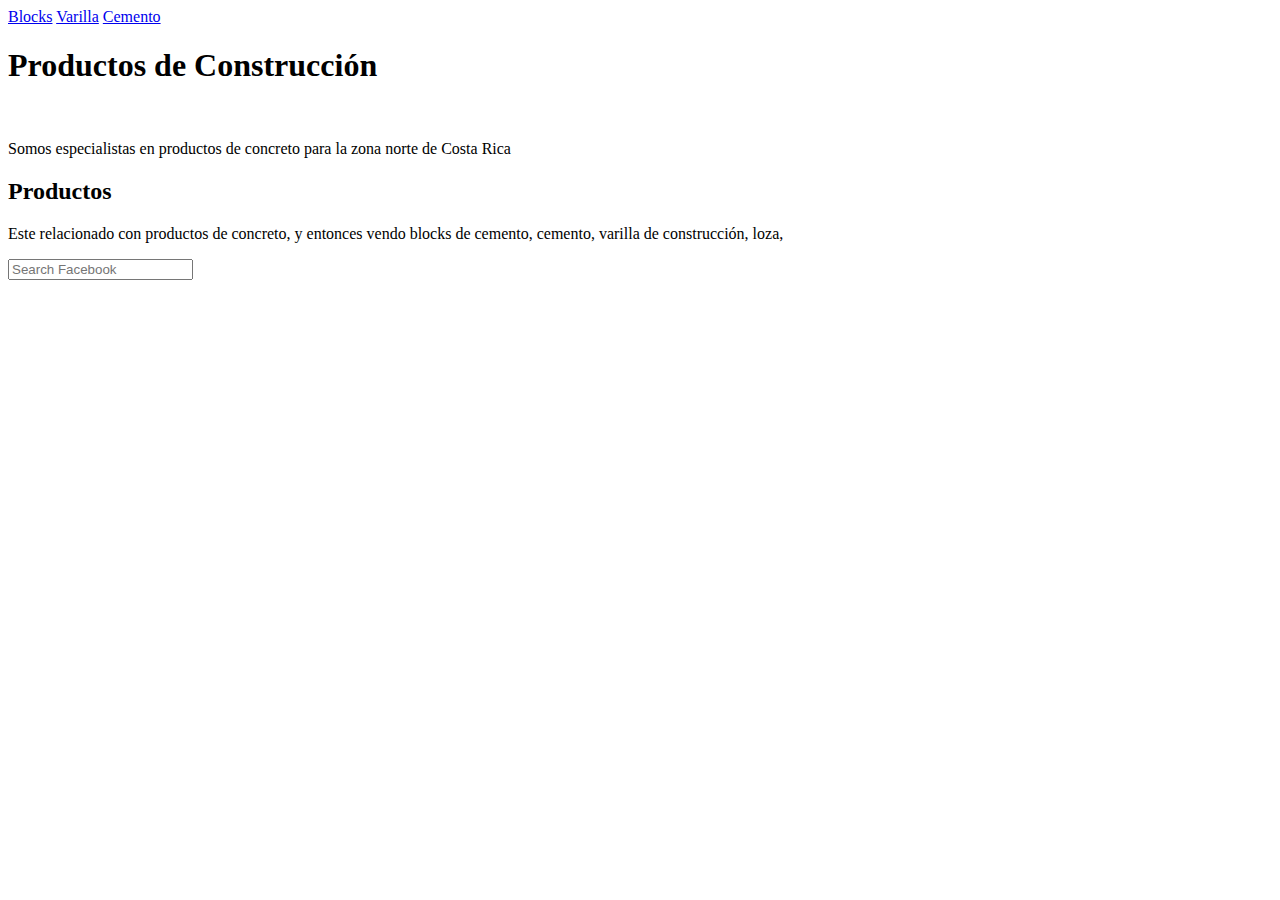
<file: Quiz3/index.html>
<!DOCTYPE html>
<html lang="en">
<head>
  <meta charset="UTF-8">
  <meta http-equiv="X-UA-Compatible" content="IE=edge">
  <meta name="viewport" content="width=device-width, initial-scale=1.0">
  <title>Index</title>
</head>
<body>
  <nav class="nav justify-content-center">
    <a class="nav-link active" href="#">Blocks</a>
    <a class="nav-link" href="#">Varilla</a>
    <a class="nav-link disabled" href="#">Cemento</a>
  </nav>

  <h1>Productos de Construcción</h1>
  <br/>
  <p> Somos especialistas en productos de concreto para la zona norte de Costa Rica</p>
  <h2>Productos</h2>
  <p>Este relacionado con productos de concreto, y entonces vendo blocks de cemento, cemento, varilla de construcción, loza, </p>

  <input type="search" dir="ltr" aria-autocomplete="list" aria-expanded="false" aria-label="Search Facebook" role="combobox" placeholder="Search Facebook" autocomplete="off" spellcheck="false" aria-invalid="false" value="" class="oajrlxb2 rq0escxv f1sip0of hidtqoto e70eycc3 lzcic4wl hzawbc8m ijkhr0an aaoq3grb sgqwj88q b3i9ofy5 oo9gr5id b1f16np4 hdh3q7d8 dwo3fsh8 qu0x051f esr5mh6w e9989ue4 r7d6kgcz br7hx15l h2jyy9rg n3ddgdk9 owxd89k7 ihxqhq3m jq4qci2q k4urcfbm iu8raji3 qypqp5cg l60d2q6s hv4rvrfc hwnh5xvq ez2duhqw rmlgq0sb dzqu5etb aj8hi1zk r4fl40cc kd8v7px7 m07ooulj mzan44vs">
</body>
</html>
</file>
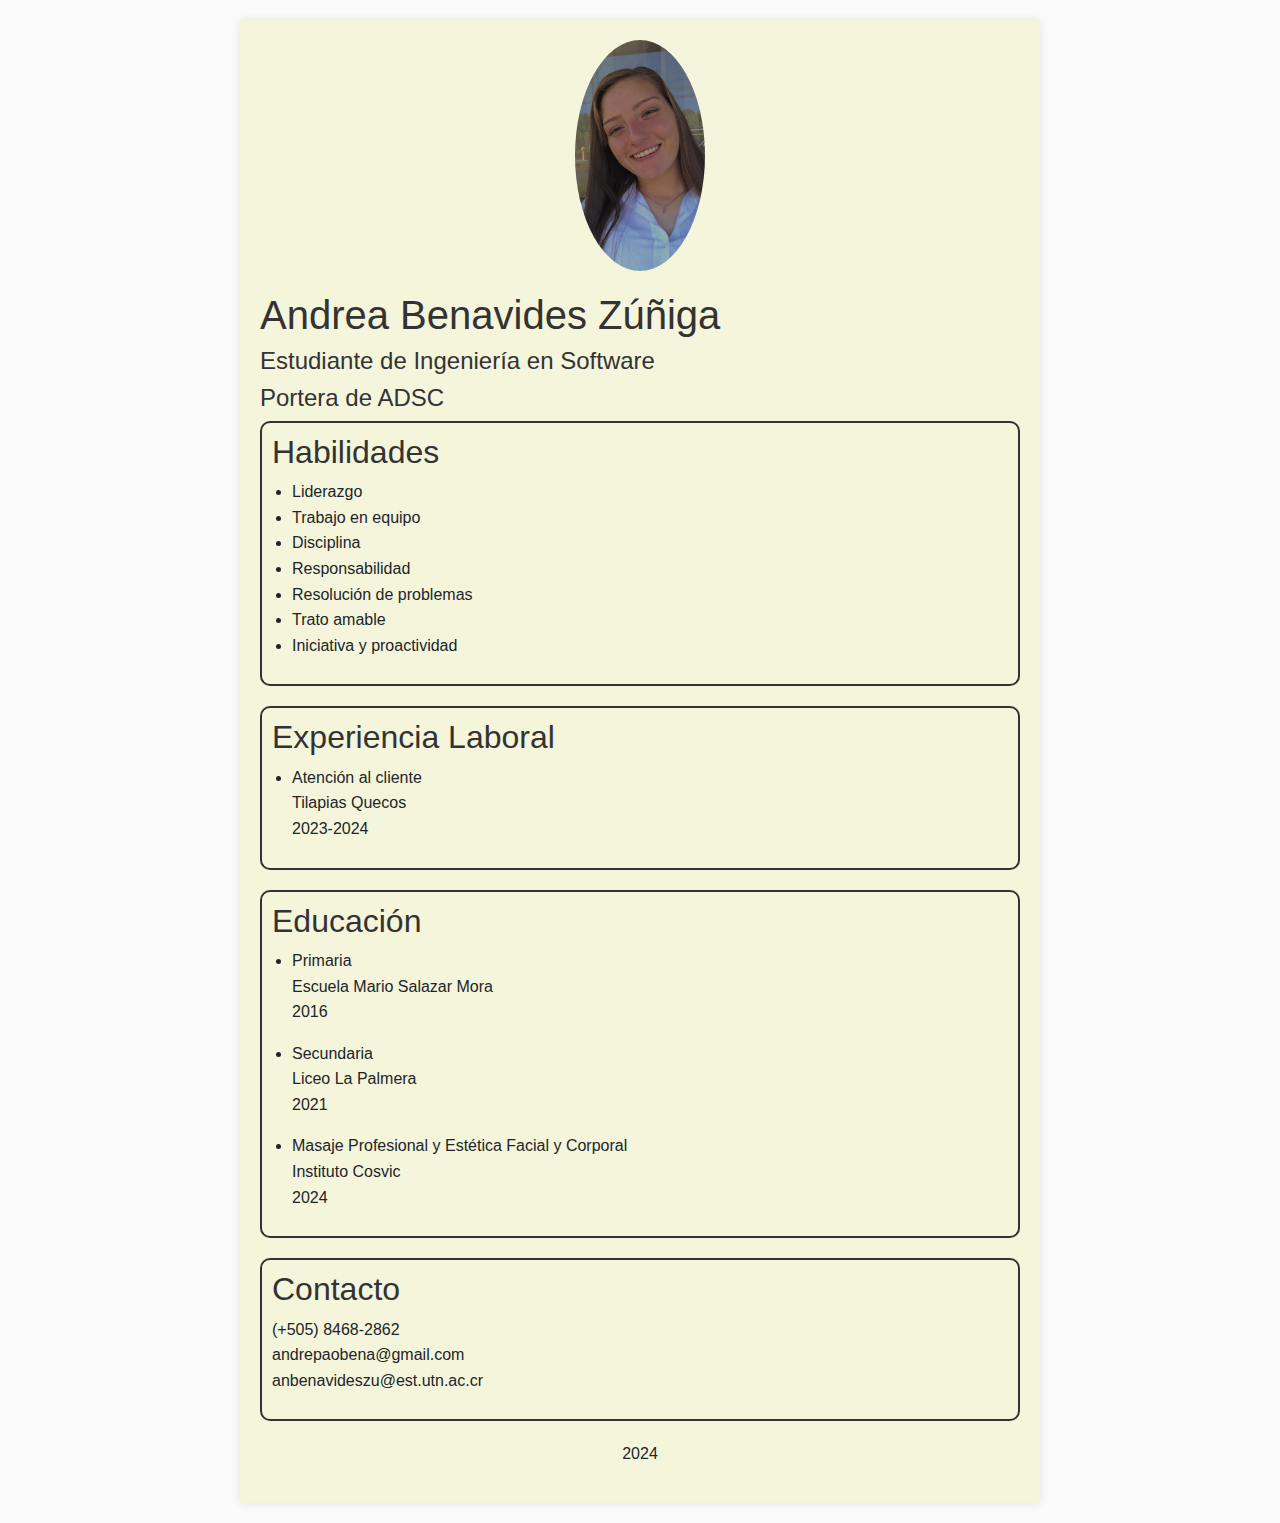
<file: Workshop2/index.html>
<!DOCTYPE html>
<html lang="es" dir="ltr">

<head>
    <meta charset="UTF-8">
    <meta name="descripcion" content="Curriculum personal de Andrea Benavides.">
    <meta name="palabras_clave" content="Andrea Benavides, Curriculum">
    <meta name="autor" content="Andrea Benavides Zúñiga">
    <title>Curriculum Personal</title>
    <link href="https://cdn.jsdelivr.net/npm/bootstrap@5.3.3/dist/css/bootstrap.min.css" rel="stylesheet" integrity="sha384-QWTKZyjpPEjISv5WaRU9OFeRpok6YctnYmDr5pNlyT2bRjXh0JMhjY6hW+ALEwIH" crossorigin="anonymous">
    <style>
        body {
            font-family: Arial, sans-serif;
            line-height: 1.6;
            margin: 0;
            padding: 20px;
            background-color: rgb(251, 251, 251); 
        }

        .Curriculum {
            max-width: 800px;
            margin: 0 auto;
            background: beige;
            padding: 20px;
            box-shadow: 0 0 10px rgba(0, 0, 0, 0.1);
        }

        h1, h2, h4 {
            color: #333;
        }

        ol, ul {
            padding-left: 20px;
        }

        .foto {
            text-align: center;
            margin-bottom: 20px;
        }   

        .foto img {
            max-width: 150px;
            border-radius: 50%;
        }

        .article {
            border: 2px solid #333; /* Marco de 2px de color gris oscuro */
            padding: 10px;
            margin-bottom: 20px;
            border-radius: 10px; /* Esquinas redondeadas */
            background-color: beige;
        }

        footer {
            text-align: center;
            margin-top: 20px;
        }
    </style>
</head>

<body>
    <script src="https://cdn.jsdelivr.net/npm/bootstrap@5.3.3/dist/js/bootstrap.bundle.min.js" integrity="sha384-YvpcrYf0tY3lHB60NNkmXc5s9fDVZLESaAA55NDzOxhy9GkcIdslK1eN7N6jIeHz" crossorigin="anonymous"></script>
    <main class="Curriculum">
        <section class="main_curriculum">
            <div class="foto">
                <img src="imagen/foto.jpg" id="foto" width="130" alt="Foto de Andrea Benavides" align="center">
            </div>
            <h1>Andrea Benavides Zúñiga</h1>
            <h4>Estudiante de Ingeniería en Software</h4>
            <h4>Portera de ADSC</h4>
        </section>
        <article class="habilidades article">
            <h2>Habilidades</h2>
            <ul>
                <li>Liderazgo</li>
                <li>Trabajo en equipo</li>
                <li>Disciplina</li>
                <li>Responsabilidad</li>
                <li>Resolución de problemas</li>
                <li>Trato amable</li>
                <li>Iniciativa y proactividad</li>
            </ul>
        </article>
        <article class="experiencia article">
            <h2>Experiencia Laboral</h2>
            <ul>
                <li>Atención al cliente</li>
                <p>Tilapias Quecos
                    <br>2023-2024
                </p>
            </ul>
        </article>
        <article class="educacion article">
            <h2>Educación</h2>
            <ul>
                <li>Primaria
                    <p>Escuela Mario Salazar Mora
                        <br>2016
                    </p>
                </li>
                <li>Secundaria
                    <p>Liceo La Palmera
                        <br>2021
                    </p>
                </li>
                <li>Masaje Profesional y Estética Facial y Corporal
                    <p>Instituto Cosvic
                        <br>2024
                    </p>
                </li>
            </ul>
        </article>
        <article class="contacto article">
            <h2>Contacto</h2>
            <p>
                (+505) 8468-2862
                <br>andrepaobena@gmail.com
                <br>anbenavideszu@est.utn.ac.cr
            </p>
        </article>
        <footer>
            <p>2024</p>
        </footer>
    </main>
</body>

</html>
</file>
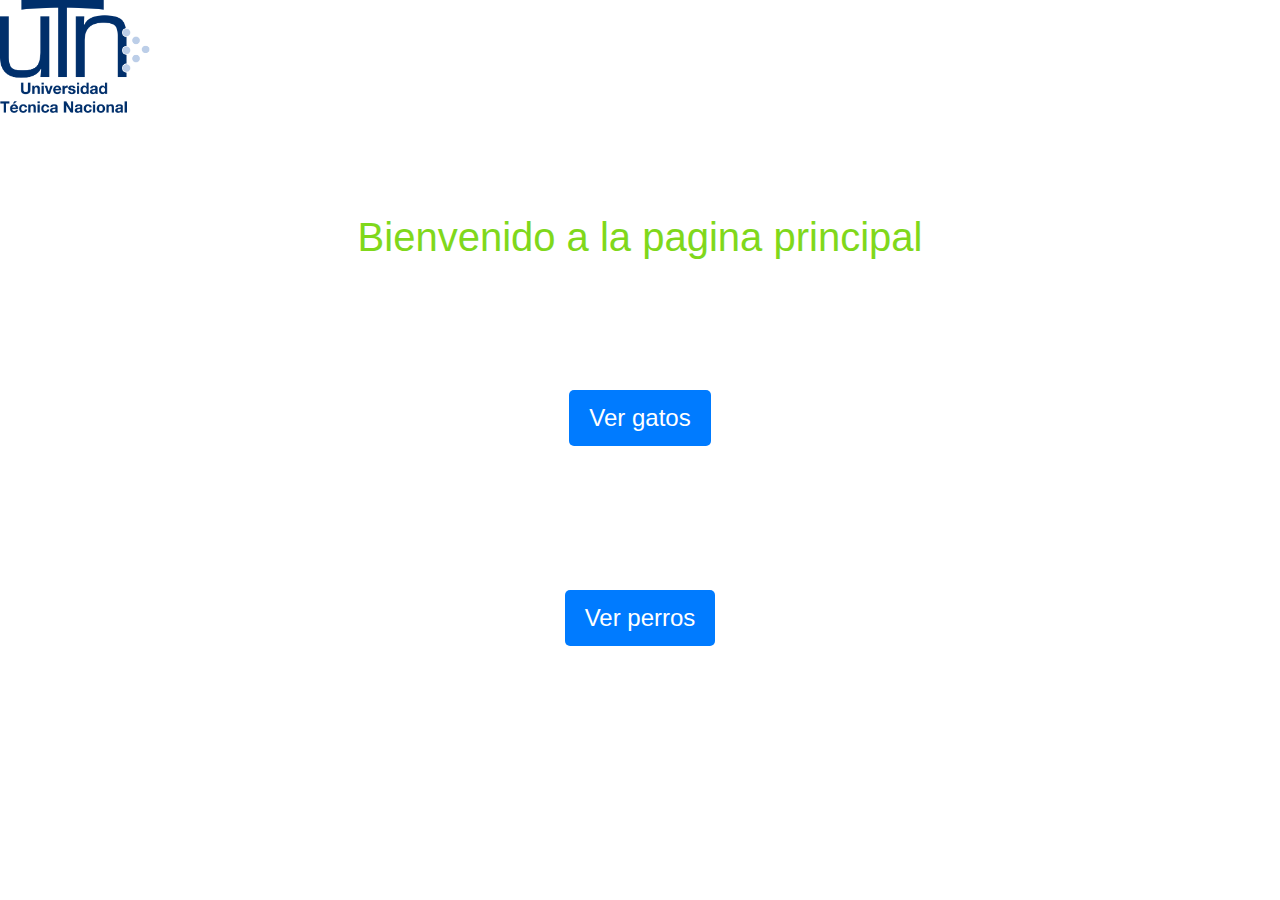
<file: Workshop3/index.html>
<!DOCTYPE html>
<html lang="es" dir="ltr">

<head>
    <meta charset="UTF-8">
    <meta name="descripcion" content="Fotos de animales.">
    <meta name="palabras_clave" content="Animales, Gatos, Perros">
    <meta name="autor" content="Andrea Benavides Zúñiga">
    <title>Animales</title>
    <link href="https://cdn.jsdelivr.net/npm/bootstrap@5.3.3/dist/css/bootstrap.min.css" rel="stylesheet"
        integrity="sha384-QWTKZyjpPEjISv5WaRU9OFeRpok6YctnYmDr5pNlyT2bRjXh0JMhjY6hW+ALEwIH" crossorigin="anonymous">
    <link rel="stylesheet" href="index.css" />
</head>
<style>
    /* Estilo para el cuerpo, establece el color de fondo y la fuente */
    body {
        font-family: Arial, sans-serif;
    }

    button {
        font-size: 24px;
        /* Tamaño de fuente */
        padding: 10px 20px;
        /* Espaciado interno */
        margin: 0 auto;
        /* Centrado horizontal */
        display: block;
        /* Convertir en bloque para centrado */
        background-color: #007bff;
        /* Color de fondo del botón (azul) */
        color: white;
        /* Color del texto (blanco) */
        border: none;
        /* Sin borde */
        border-radius: 5px;
        /* Borde redondeado */
        cursor: pointer;
        /* Cursor de tipo puntero al pasar sobre el botón */
    }
</style>
<div id="Principal">
    <div class="Logo">
        <img src="logo.png" id="logo" width="150" aling="left">
        <br><br><br></br></br></br>
        <h1 style="text-align: center;">Bienvenido a la pagina principal</h1>
        <br><br><br></br></br></br>
        <!-- Botones de redirección -->
        <button onclick="window.location.href='cats/cats.html'">Ver gatos</button>
        <br><br><br></br></br></br>
        <button onclick="window.location.href='dogs/dogs.html'">Ver perros</button>
    </div>
</div>

</html>
</file>
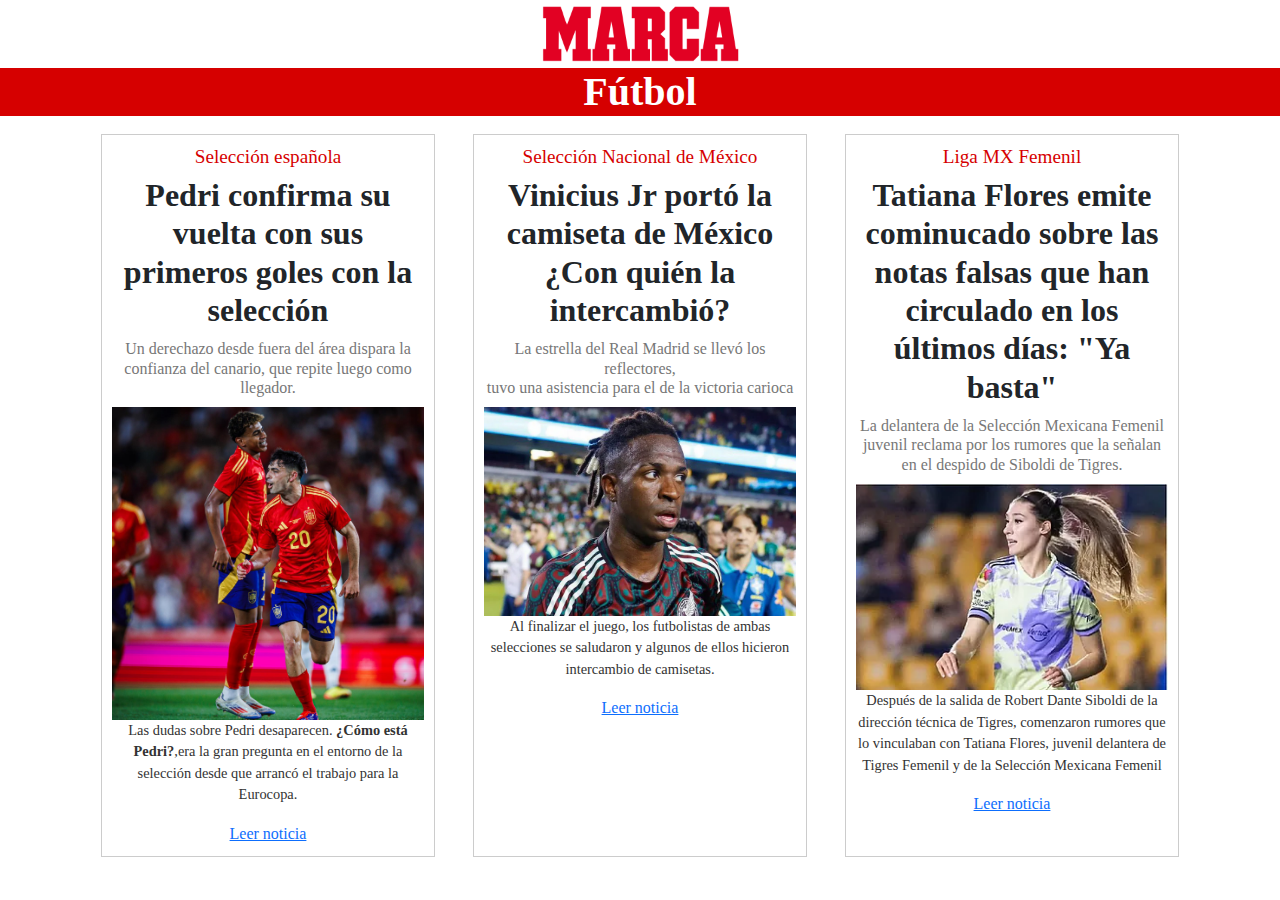
<file: Workshop4/index.html>
<!DOCTYPE html>
<html lang="es" dir="ltr">

<head>
    <meta charset="UTF-8">
    <meta http-equiv="X-UA-Compatible" content="IE=edge">
    <meta name="viewport" content="width=device-width, initial-scale=1.0">
    <meta name="descripcion" content="Periodico MARCA.">
    <meta name="palabras_clave" content="Periodico, noticias, deportes">
    <meta name="autor" content="Andrea Benavides Zúñiga">

    <title>MARCA</title>
    <link href="https://cdn.jsdelivr.net/npm/bootstrap@5.3.3/dist/css/bootstrap.min.css" rel="stylesheet"
        integrity="sha384-QWTKZyjpPEjISv5WaRU9OFeRpok6YctnYmDr5pNlyT2bRjXh0JMhjY6hW+ALEwIH" crossorigin="anonymous">
    <link rel="icon" href="M.png" type="image/png" />
    <link rel="stylesheet" href="index.css" />
</head>

<body>
    <header class="header">
        <div class="Logo">
            <img src="logo.png" id="logo" width="200" align="center">
        </div>
    </header>

    <main>
        <section class="main_periodico">
            <h1><strong>Fútbol</strong></h1>
        </section>
        <div class="container">
            <!-- Bloque de la noticia 1-->
            <article class="noticia">
                <h5>Selección española</h5>
                <h2><strong>Pedri confirma su vuelta con sus primeros goles con la selección</strong></h2>
                <h6>Un derechazo desde fuera del área dispara la confianza del canario,
                    que repite luego como llegador.</h6>
                <div class="gol">
                    <img src="noticia1.png" id="celebracion" width="200" align="center">
                </div>
                <p>Las dudas sobre Pedri desaparecen. <strong>¿Cómo está Pedri?</strong>,era la gran pregunta
                    en el entorno de la selección desde que arrancó el trabajo para la Eurocopa.</p>
                <a href="../Workshop4/noticiaPedri/noticiaPedri.html" class="button">Leer noticia</a>
            </article>
            <!-- Bloque de la noticia 2-->
            <article class="noticia">
                <h5>Selección Nacional de México</h5>
                <h2><strong>Vinicius Jr portó la camiseta de México
                        ¿Con quién la intercambió?</strong></h2>
                <h6>La estrella del Real Madrid se llevó los reflectores,<br>
                    tuvo una asistencia para el de la victoria carioca</h6>
                <div class="vinicius">
                    <img src="noticia2.png" id="vinicius" width="200" align="center">
                </div>
                <p>Al finalizar el juego, los futbolistas de ambas selecciones se saludaron
                    y algunos de ellos hicieron intercambio de camisetas.</p>
                <a href="../Workshop4/noticiaVinicius/noticiaVinicius.html" class="button">Leer noticia</a>
            </article>
            <!-- Bloque de la noticia 3-->
            <article class="noticia">
                <h5>Liga MX Femenil</h5>
                <h2><strong>Tatiana Flores emite cominucado sobre las notas
                        falsas que han circulado en los últimos días: "Ya basta"</strong></h2>
                <h6>La delantera de la Selección Mexicana Femenil juvenil reclama por los
                    rumores que la señalan en el despido de Siboldi de Tigres.</h6>
                <div class="tatiana">
                    <img src="noticia3.png" id="tatiana" width="200" align="center">
                </div>
                <p>Después de la salida de Robert Dante Siboldi de la dirección técnica
                    de Tigres, comenzaron rumores que lo vinculaban con Tatiana Flores,
                    juvenil delantera de Tigres Femenil y de la Selección Mexicana Femenil</p>
                <a href="../Workshop4/noticiaTatiana/noticiaTatiana.html" class="button">Leer noticia</a>
            </article>
        </div>
    </main>
</body>

</html>
</file>
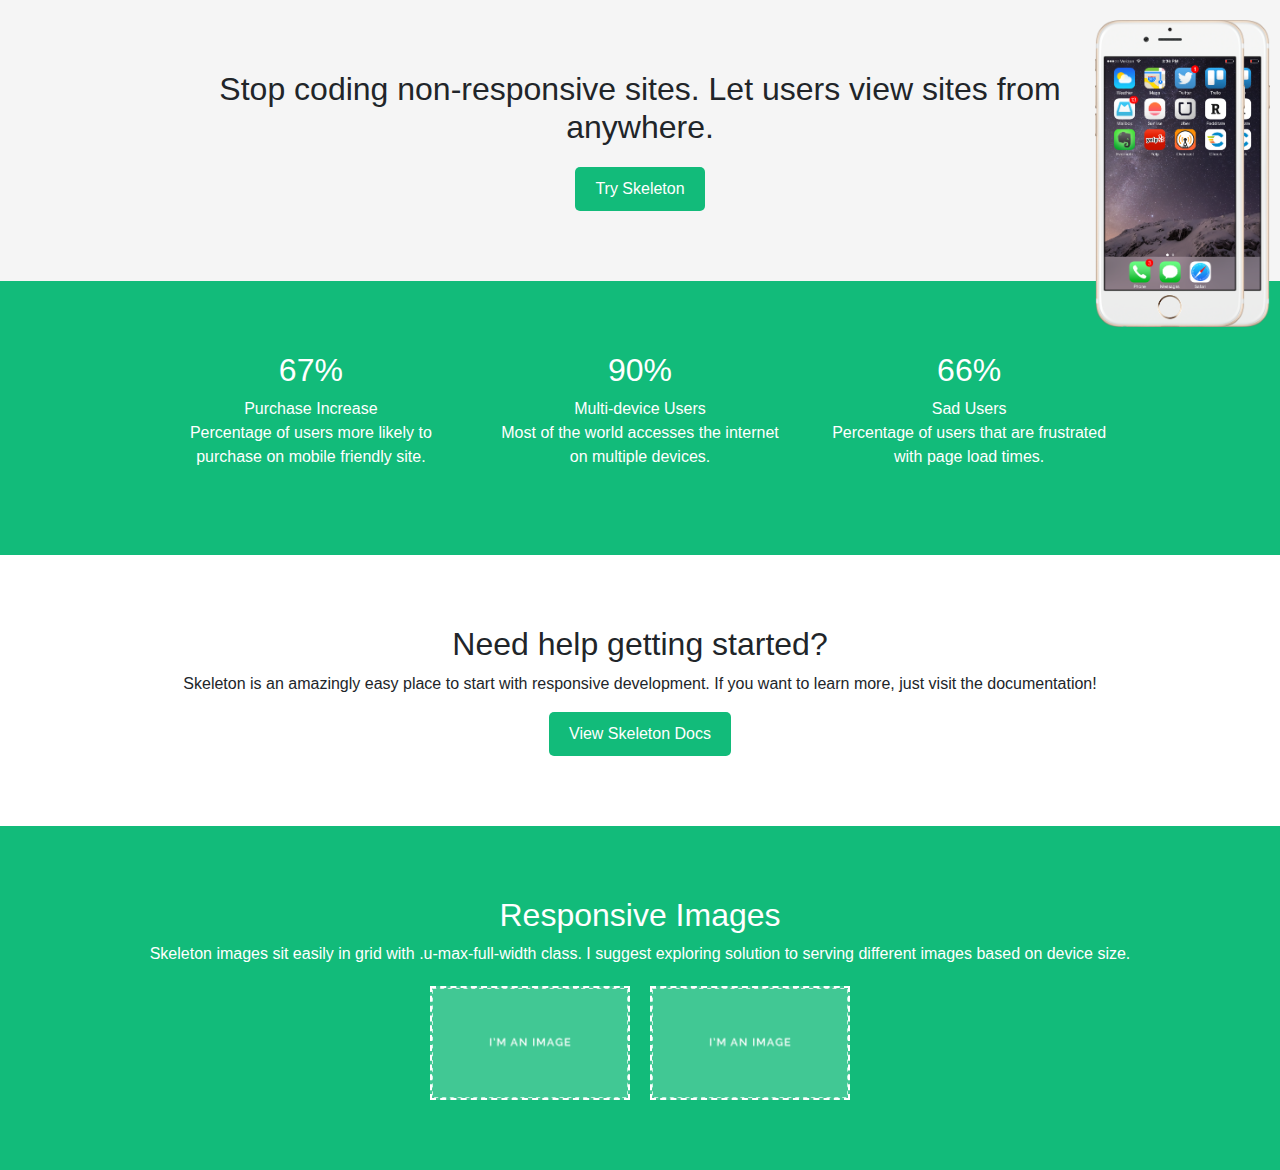
<file: Workshop5/index.html>
<!DOCTYPE html>
<html lang="es" dir="ltr">

<head>
    <meta charset="UTF-8">
    <meta name="description" content="Información.">
    <meta name="keywords" content="Información, telefono iphone">
    <meta name="author" content="Andrea Benavides Zúñiga">
    <title>Información</title>
    <link href="https://cdn.jsdelivr.net/npm/bootstrap@5.3.3/dist/css/bootstrap.min.css" rel="stylesheet"
        integrity="sha384-QWTKZyjpPEjISv5WaRU9OFeRpok6YctnYmDr5pNlyT2bRjXh0JMhjY6hW+ALEwIH" crossorigin="anonymous">
    <link rel="stylesheet" href="index.css">
</head>

<body>
    <section class="hero">
        <div class="container">
            <h1>Stop coding non-responsive sites. Let users view sites from anywhere.</h1>
            <button class="btn">Try Skeleton</button>
            <div class="image-wrapper">
                <img src="iphone.png" alt="iphone image" class="phone-image phone-image-back">
                <img src="iphone.png" alt="iphone image" class="phone-image phone-image-front">
            </div>
        </div>
    </section>

    <section class="stats">
        <div class="container">
            <div class="stat">
                <h2>67%</h2>
                <p>Purchase Increase<br>Percentage of users more likely to purchase on mobile friendly site.</p>
            </div>
            <div class="stat">
                <h2>90%</h2>
                <p>Multi-device Users<br>Most of the world accesses the internet on multiple devices.</p>
            </div>
            <div class="stat">
                <h2>66%</h2>
                <p>Sad Users<br>Percentage of users that are frustrated with page load times.</p>
            </div>
        </div>
    </section>

    <section class="help">
        <div class="container">
            <h2>Need help getting started?</h2>
            <p>Skeleton is an amazingly easy place to start with responsive development. If you want to learn more, just
                visit the documentation!</p>
            <button class="btn">View Skeleton Docs</button>
        </div>
    </section>

    <section class="responsive-images">
        <div class="container">
            <h2>Responsive Images</h2>
            <p>Skeleton images sit easily in grid with .u-max-full-width class. I suggest exploring solution to serving
                different images based on device size.</p>
            <div class="image-grid">
                <img src="placeholder.png" alt="Placeholder Image">
                <img src="placeholder.png" alt="Placeholder Image">
            </div>
        </div>
    </section>
</body>

</html
</file>
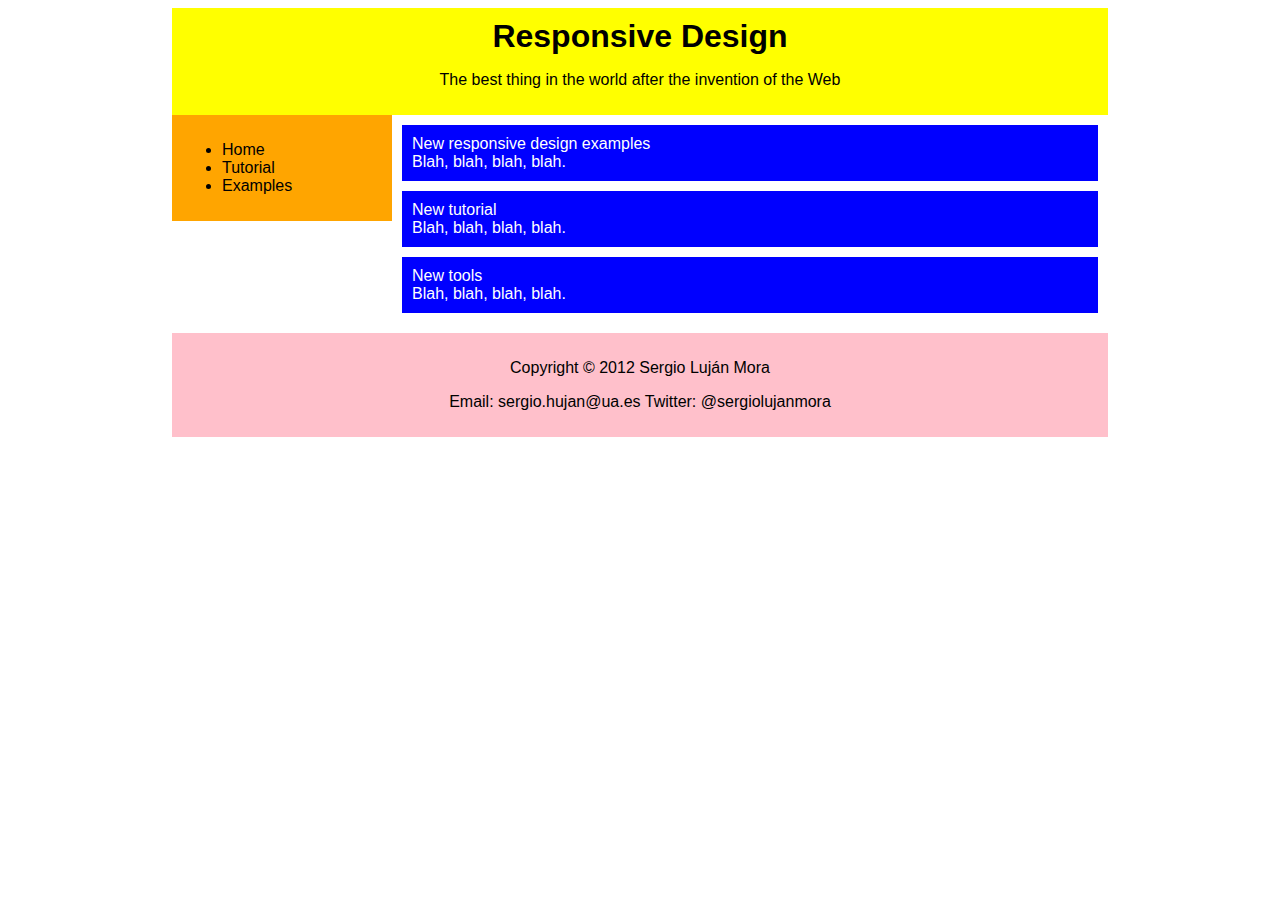
<file: Workshop6/index.html>
<!DOCTYPE html>
<html lang="en">
<head>
    <meta charset="UTF-8">
    <meta name="viewport" content="width=device-width, initial-scale=1.0">
    <title>Responsive Design</title>
    <link rel="stylesheet" href="style.css">
</head>
<body>
    <div class="container">
        <div class="header">
            <h1>Responsive Design</h1>
            <p>The best thing in the world after the invention of the Web</p>
        </div>
        <div class="sidebar">
            <ul>
                <li>Home</li>
                <li>Tutorial</li>
                <li>Examples</li>
            </ul>
        </div>
        <div class="content">
            <div class="box">New responsive design examples<br>Blah, blah, blah, blah.</div>
            <div class="box">New tutorial<br>Blah, blah, blah, blah.</div>
            <div class="box">New tools<br>Blah, blah, blah, blah.</div>
        </div>
        <div class="footer">
            <p>Copyright © 2012 Sergio Luján Mora</p>
            <p>Email: sergio.hujan@ua.es Twitter: @sergiolujanmora</p>
        </div>
    </div>
</body>
</html>
</file>
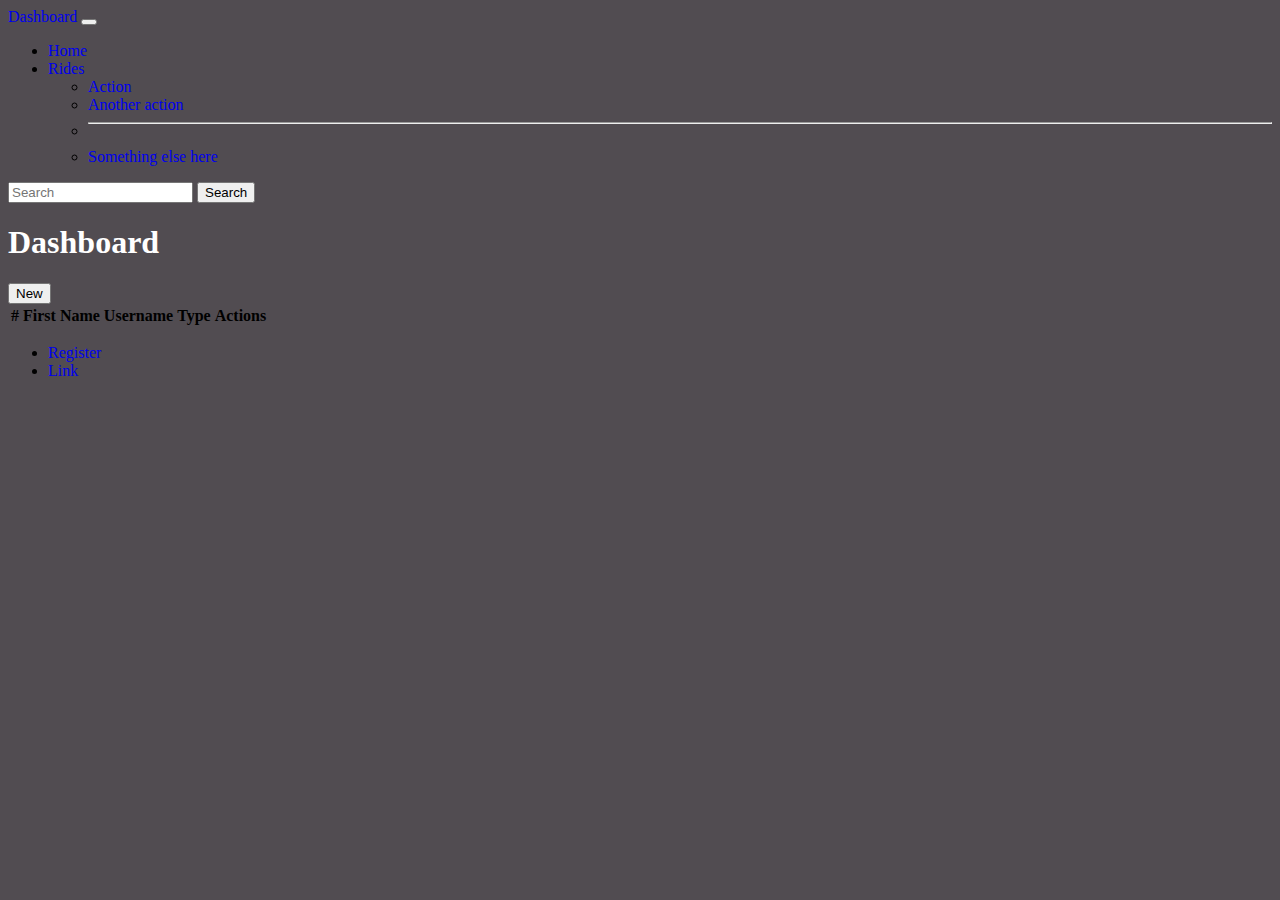
<file: Quiz3/dashboard.html>
<!doctype html>
<html lang="en">
  <head>
    <!-- Required meta tags -->
    <meta charset="utf-8">
    <meta name="viewport" content="width=device-width, initial-scale=1">

    <!-- Bootstrap CSS -->
    <link href="https://cdn.jsdelivr.net/npm/bootstrap@5.0.2/dist/css/bootstrap.min.css" rel="stylesheet" integrity="sha384-EVSTQN3/azprG1Anm3QDgpJLIm9Nao0Yz1ztcQTwFspd3yD65VohhpuuCOmLASjC" crossorigin="anonymous">

    <link rel="stylesheet" href="css/template.css" />
    <title>User Dashboard</title>
  </head>
  <body>
    <div class="container-fluid">
      <header>
        <nav class="navbar navbar-expand-lg navbar-light bg-light">
          <div class="container-fluid">
            <a class="navbar-brand" href="./dashboard.html">Dashboard</a>
            <button class="navbar-toggler" type="button" data-bs-toggle="collapse" data-bs-target="#navbarSupportedContent" aria-controls="navbarSupportedContent" aria-expanded="false" aria-label="Toggle navigation">
              <span class="navbar-toggler-icon"></span>
            </button>
            <div class="collapse navbar-collapse" id="navbarSupportedContent">
              <ul class="navbar-nav me-auto mb-2 mb-lg-0">
                <li class="nav-item">
                  <a class="nav-link active" aria-current="page" href="./dashboard.html">Home</a>
                </li>
                <li class="nav-item dropdown">
                  <a class="nav-link dropdown-toggle" href="#" id="navbarDropdown" role="button" data-bs-toggle="dropdown" aria-expanded="false">
                    Rides
                  </a>
                  <ul class="dropdown-menu" aria-labelledby="navbarDropdown">
                    <li><a class="dropdown-item" href="#">Action</a></li>
                    <li><a class="dropdown-item" href="#">Another action</a></li>
                    <li><hr class="dropdown-divider"></li>
                    <li><a class="dropdown-item" href="#">Something else here</a></li>
                  </ul>
                </li>
              </ul>
              <form class="d-flex">
                <input class="form-control me-2" type="search" placeholder="Search" aria-label="Search">
                <button class="btn btn-outline-success" type="submit">Search</button>
              </form>
            </div>
          </div>
        </nav>
      </header>
      <section class="dashboard">
        <h1>Dashboard</h1>
        <button type="button" class="btn btn-dark">New</button>
        <table class="table table-striped">
          <thead>
            <tr>
              <th scope="col">#</th>
              <th scope="col">First Name</th>
              <th scope="col">Username</th>
              <th scope="col">Type</th>
              <th scope="col">Actions</th>
            </tr>
          </thead>
          <tbody id="user-table-rows"></tbody>
        </table>
      </section>
    </div>
    <footer>
      <ul class="nav flex-column">
          <li class="nav-item">
            <a class="nav-link active" href="./register.html">Register</a>
          </li>
          <li class="nav-item">
              <a class="nav-link" href="#">Link</a>
          </li>
      </ul>
    </footer>
    <script src="js/database.js" type="text/javascript"></script>
    <script src="js/application.js" type="text/javascript"></script>
    <script src="https://cdn.jsdelivr.net/npm/bootstrap@5.0.2/dist/js/bootstrap.bundle.min.js" integrity="sha384-MrcW6ZMFYlzcLA8Nl+NtUVF0sA7MsXsP1UyJoMp4YLEuNSfAP+JcXn/tWtIaxVXM" crossorigin="anonymous"></script>
    <script>
      bindEvents();
      loadUsers();
    </script>

  </body>
</html>
</file>
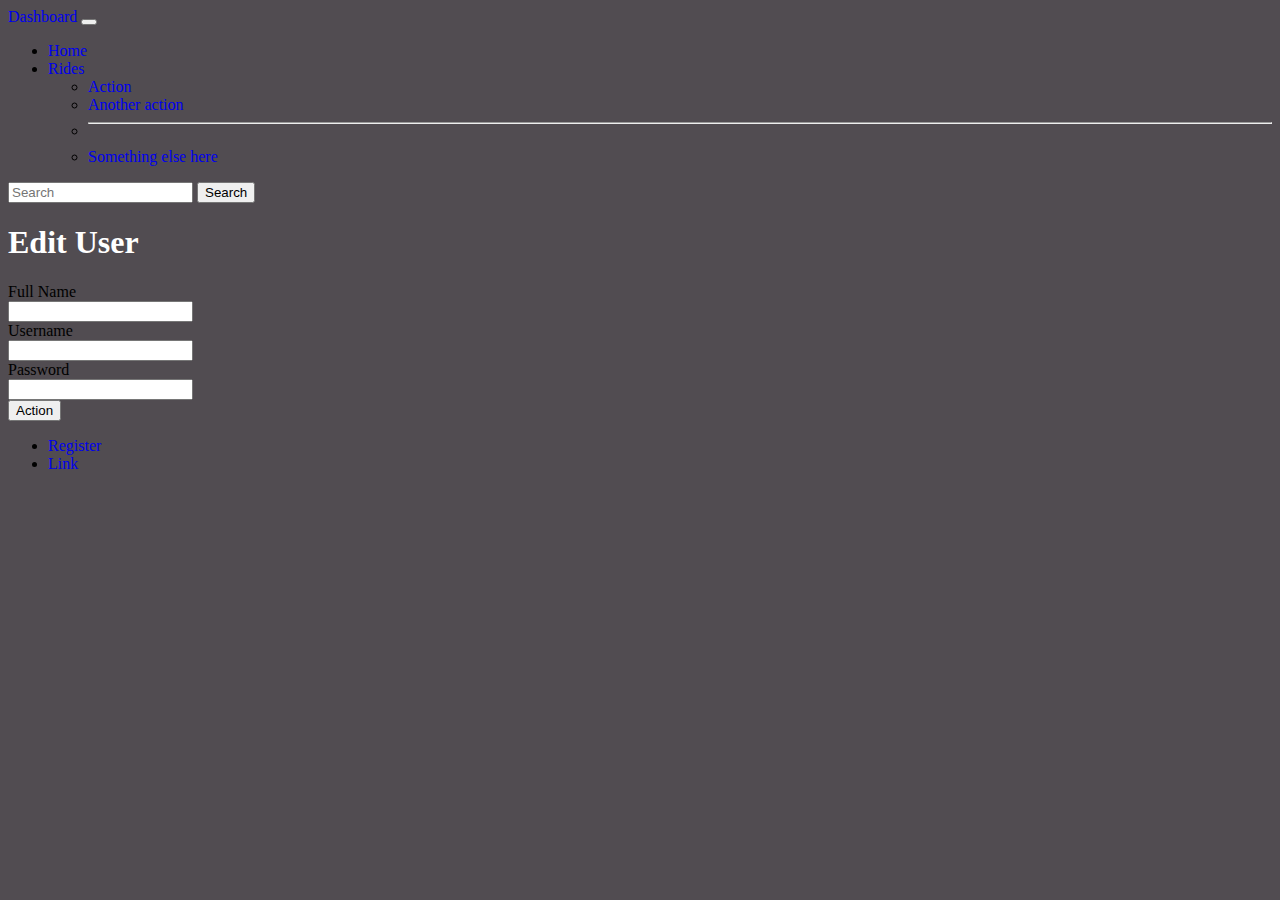
<file: Quiz3/edit_user.html>
<!doctype html>
<html lang="en">
  <head>
    <!-- Required meta tags -->
    <meta charset="utf-8">
    <meta name="viewport" content="width=device-width, initial-scale=1">

    <!-- Bootstrap CSS -->
    <link href="https://cdn.jsdelivr.net/npm/bootstrap@5.0.2/dist/css/bootstrap.min.css" rel="stylesheet" integrity="sha384-EVSTQN3/azprG1Anm3QDgpJLIm9Nao0Yz1ztcQTwFspd3yD65VohhpuuCOmLASjC" crossorigin="anonymous">

    <link rel="stylesheet" href="css/template.css" />
    <title>User Edit</title>
  </head>
  <body>
    <div class="container-fluid">
      <header>
        <nav class="navbar navbar-expand-lg navbar-light bg-light">
          <div class="container-fluid">
            <a class="navbar-brand" href="./dashboard.html">Dashboard</a>
            <button class="navbar-toggler" type="button" data-bs-toggle="collapse" data-bs-target="#navbarSupportedContent" aria-controls="navbarSupportedContent" aria-expanded="false" aria-label="Toggle navigation">
              <span class="navbar-toggler-icon"></span>
            </button>
            <div class="collapse navbar-collapse" id="navbarSupportedContent">
              <ul class="navbar-nav me-auto mb-2 mb-lg-0">
                <li class="nav-item">
                  <a class="nav-link active" aria-current="page" href="./dashboard.html">Home</a>
                </li>
                <li class="nav-item dropdown">
                  <a class="nav-link dropdown-toggle" href="#" id="navbarDropdown" role="button" data-bs-toggle="dropdown" aria-expanded="false">
                    Rides
                  </a>
                  <ul class="dropdown-menu" aria-labelledby="navbarDropdown">
                    <li><a class="dropdown-item" href="#">Action</a></li>
                    <li><a class="dropdown-item" href="#">Another action</a></li>
                    <li><hr class="dropdown-divider"></li>
                    <li><a class="dropdown-item" href="#">Something else here</a></li>
                  </ul>
                </li>
              </ul>
              <form class="d-flex">
                <input class="form-control me-2" type="search" placeholder="Search" aria-label="Search">
                <button class="btn btn-outline-success" type="submit">Search</button>
              </form>
            </div>
          </div>
        </nav>
      </header>
      <section class="register">
        <h1>Edit User</h1>
        <div class="container">

            <div class="form-group row">
              <label for="firstname" class="col-sm-1-12 col-form-label">Full Name</label>
              <div class="col-sm-1-12">
                <input type="text" class="form-control" name="firstname" id="firstname" placeholder="">
              </div>
            </div>
            <div class="form-group row">
              <label for="username" class="col-sm-1-12 col-form-label">Username</label>
              <div class="col-sm-1-12">
                <input type="text" class="form-control" name="username" id="username" placeholder="">
              </div>
            </div>
            <div class="form-group row">
              <label for="password" class="col-sm-1-12 col-form-label">Password</label>
              <div class="col-sm-1-12">
                <input type="password" class="form-control" name="password" id="password" placeholder="">
              </div>
            </div>

            <div class="form-group row">
              <div class="offset-sm-2 col-sm-10">
                <button type="button" id="register-button" class="btn btn-primary">Action</button>
              </div>
            </div>

        </div>
      </section>
    </div>
    <footer>
      <ul class="nav flex-column">
          <li class="nav-item">
              <a class="nav-link active" href="./register.html">Register</a>
          </li>
          <li class="nav-item">
              <a class="nav-link" href="#">Link</a>
          </li>
      </ul>
    </footer>
    <script src="js/database.js" type="text/javascript"></script>
    <script src="js/application.js" type="text/javascript"></script>
    <script src="https://cdn.jsdelivr.net/npm/bootstrap@5.0.2/dist/js/bootstrap.bundle.min.js" integrity="sha384-MrcW6ZMFYlzcLA8Nl+NtUVF0sA7MsXsP1UyJoMp4YLEuNSfAP+JcXn/tWtIaxVXM" crossorigin="anonymous"></script>
    <script>
      bindEvents();
      loadUser();
    </script>

  </body>
</html>
</file>
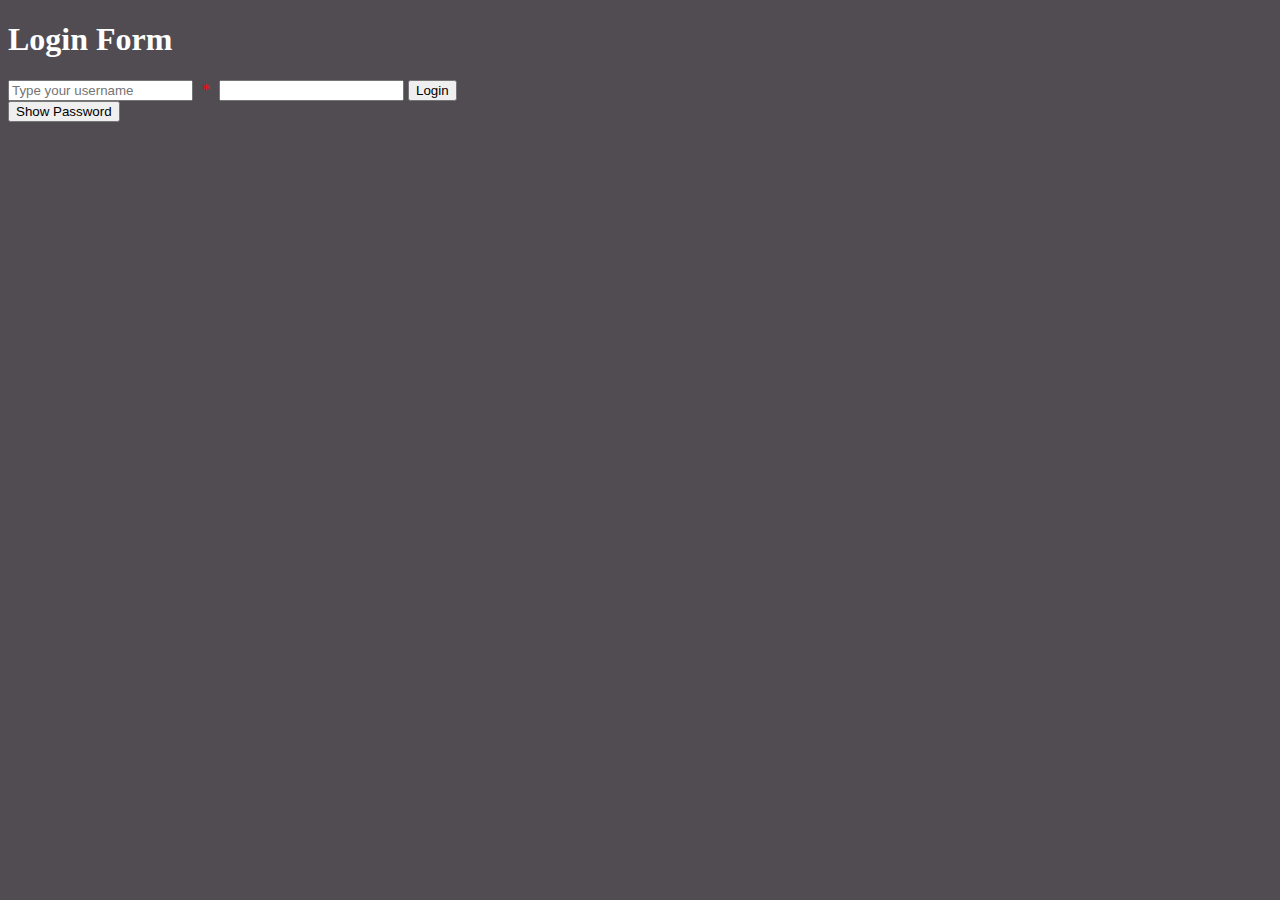
<file: Quiz3/login.html>
<!DOCTYPE html>
<html>

<head>
	<meta charset="utf-8">
	<meta http-equiv="X-UA-Compatible" content="IE=edge">
	<title>Testing Form 1</title>

	<!-- External CSS -->
	<link rel="stylesheet" href="css/template.css">

	<script>
		function showHidePassword() {
			const passwordInputElement = document.getElementById('password');
			const showPasswordButtonElement = document.getElementById('showPassword');
			if (passwordInputElement.type === 'password') {
				passwordInputElement.type = 'text';
				showPasswordButtonElement.innerHTML = "Hide Password";
			} else {
				passwordInputElement.type = 'password';
				showPasswordButtonElement.innerHTML = "Show Password";
			}
		}
	</script>
</head>

<body>
	<h1>Login Form</h1>
	<div class="form-contact-info">
		<div class="error_msg" id="error_msg"></div>
		<form action="formulario.php" method="post">
			<input type="text" name="username" value="" placeholder="Type your username" class="required" id="username" />
			<span class="required">*</span>
			<input type="password" name="password" id="password" />
			<input type="button" value="Login" id="login-button" />
		</form>
	</div>
	<button onclick="showHidePassword();" id="showPassword">Show Password</button>
	<script src="js/database.js" type="text/javascript"></script>
	<script src="js/application.js" type="text/javascript"></script>
</body>

</html>
</file>
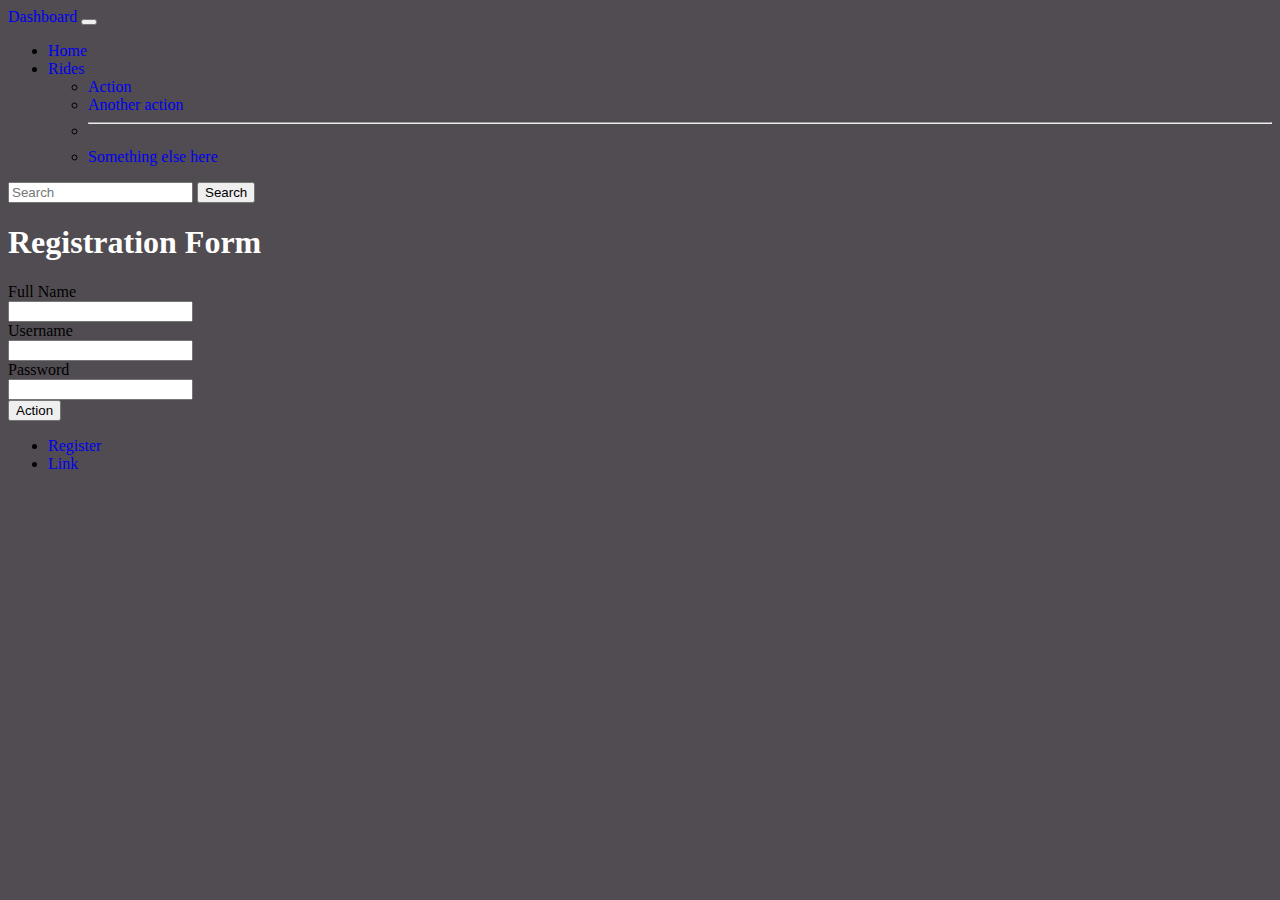
<file: Quiz3/register.html>
<!doctype html>
<html lang="en">
  <head>
    <!-- Required meta tags -->
    <meta charset="utf-8">
    <meta name="viewport" content="width=device-width, initial-scale=1">

    <!-- Bootstrap CSS -->
    <link href="https://cdn.jsdelivr.net/npm/bootstrap@5.0.2/dist/css/bootstrap.min.css" rel="stylesheet" integrity="sha384-EVSTQN3/azprG1Anm3QDgpJLIm9Nao0Yz1ztcQTwFspd3yD65VohhpuuCOmLASjC" crossorigin="anonymous">

    <link rel="stylesheet" href="css/template.css" />
    <title>User Register</title>
  </head>
  <body>
    <div class="container-fluid">
      <header>
        <nav class="navbar navbar-expand-lg navbar-light bg-light">
          <div class="container-fluid">
            <a class="navbar-brand" href="./dashboard.html">Dashboard</a>
            <button class="navbar-toggler" type="button" data-bs-toggle="collapse" data-bs-target="#navbarSupportedContent" aria-controls="navbarSupportedContent" aria-expanded="false" aria-label="Toggle navigation">
              <span class="navbar-toggler-icon"></span>
            </button>
            <div class="collapse navbar-collapse" id="navbarSupportedContent">
              <ul class="navbar-nav me-auto mb-2 mb-lg-0">
                <li class="nav-item">
                  <a class="nav-link active" aria-current="page" href="./dashboard.html">Home</a>
                </li>
                <li class="nav-item dropdown">
                  <a class="nav-link dropdown-toggle" href="#" id="navbarDropdown" role="button" data-bs-toggle="dropdown" aria-expanded="false">
                    Rides
                  </a>
                  <ul class="dropdown-menu" aria-labelledby="navbarDropdown">
                    <li><a class="dropdown-item" href="#">Action</a></li>
                    <li><a class="dropdown-item" href="#">Another action</a></li>
                    <li><hr class="dropdown-divider"></li>
                    <li><a class="dropdown-item" href="#">Something else here</a></li>
                  </ul>
                </li>
              </ul>
              <form class="d-flex">
                <input class="form-control me-2" type="search" placeholder="Search" aria-label="Search">
                <button class="btn btn-outline-success" type="submit">Search</button>
              </form>
            </div>
          </div>
        </nav>
      </header>
      <section class="register">
        <h1>Registration Form</h1>
        <div class="container">

            <div class="form-group row">
              <label for="firstname" class="col-sm-1-12 col-form-label">Full Name</label>
              <div class="col-sm-1-12">
                <input type="text" class="form-control" name="firstname" id="firstname" placeholder="">
              </div>
            </div>
            <div class="form-group row">
              <label for="username" class="col-sm-1-12 col-form-label">Username</label>
              <div class="col-sm-1-12">
                <input type="text" class="form-control" name="username" id="username" placeholder="">
              </div>
            </div>
            <div class="form-group row">
              <label for="password" class="col-sm-1-12 col-form-label">Password</label>
              <div class="col-sm-1-12">
                <input type="password" class="form-control" name="password" id="password" placeholder="">
              </div>
            </div>

            <div class="form-group row">
              <div class="offset-sm-2 col-sm-10">
                <button type="button" id="register-button" class="btn btn-primary">Action</button>
              </div>
            </div>

        </div>
      </section>
    </div>
    <footer>
      <ul class="nav flex-column">
          <li class="nav-item">
              <a class="nav-link active" href="./register.html">Register</a>
          </li>
          <li class="nav-item">
              <a class="nav-link" href="#">Link</a>
          </li>
      </ul>
    </footer>
    <script src="js/database.js" type="text/javascript"></script>
    <script src="js/application.js" type="text/javascript"></script>
    <script src="https://cdn.jsdelivr.net/npm/bootstrap@5.0.2/dist/js/bootstrap.bundle.min.js" integrity="sha384-MrcW6ZMFYlzcLA8Nl+NtUVF0sA7MsXsP1UyJoMp4YLEuNSfAP+JcXn/tWtIaxVXM" crossorigin="anonymous"></script>
    <script>
      bindEvents();
    </script>

  </body>
</html>
</file>
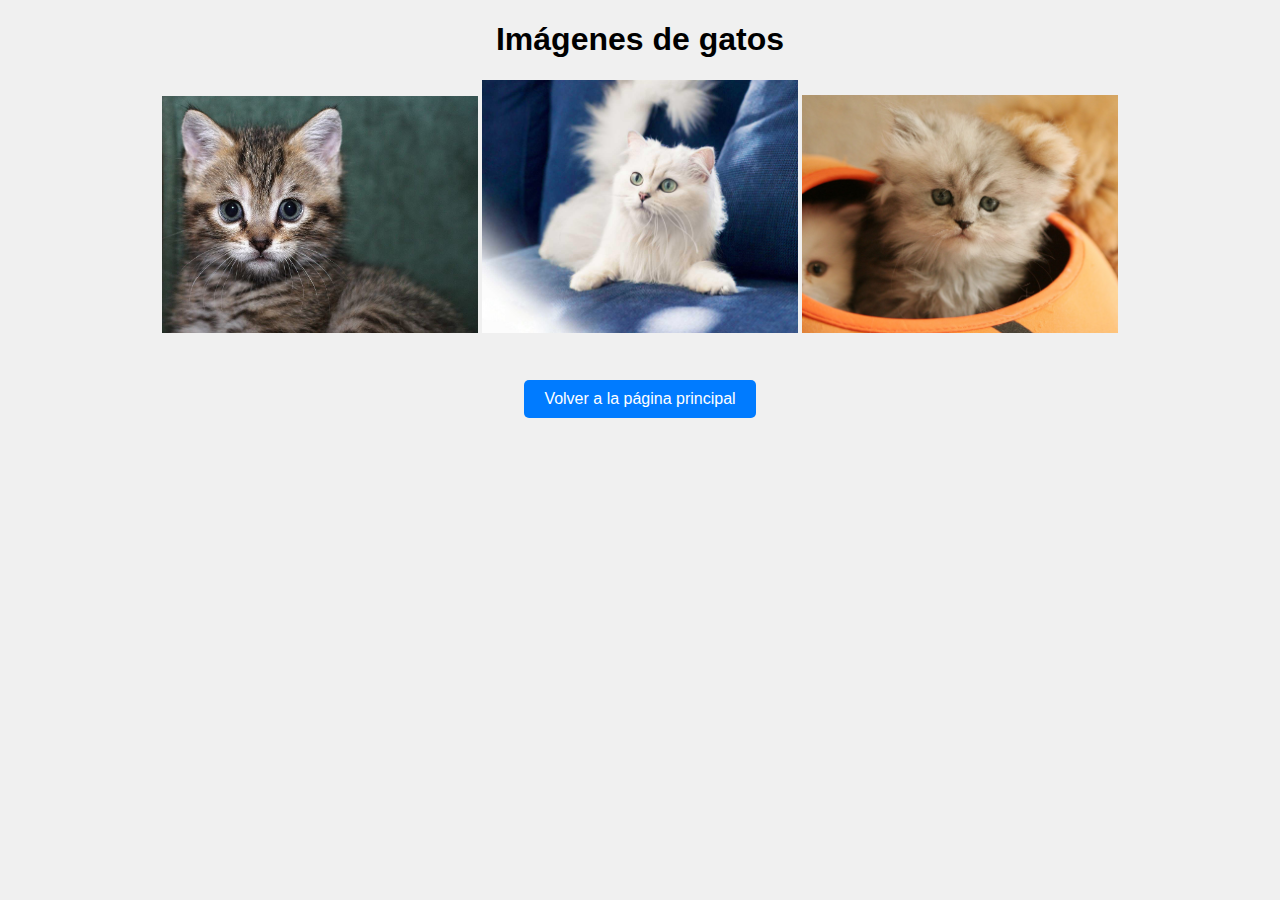
<file: Workshop3/cats/cats.html>
<!DOCTYPE html>
<html lang="es" dir="ltr">

<head>
    <meta charset="UTF-8">
    <meta name="descripcion" content="Fotos de gatos.">
    <meta name="palabras_clave" content="Gatos, Mascotas, Animales">
    <meta name="autor" content="Andrea Benavides Zúñiga">
    <title>Gatos</title>
</head>
<style>
    /* Estilo para el cuerpo, establece el color de fondo y la fuente */
    body {
        font-family: Arial, sans-serif;
        background-color: #f0f0f0;
        /* Color de fondo */
        text-align: center;
        /* Centrar texto */
    }

    /* Estilo para las imágenes */
    img {
        max-width: 25%;
        /* Ancho máximo del 100% para que la imagen sea responsive */
        height: 25%;
        /* Altura del 25% */
        margin-bottom: 25px;
        /* Margen inferior para separar las imágenes */
    }

    /* Estilo para el botón */
    .volver {
        display: inline-block;
        padding: 10px 20px;
        font-size: 16px;
        color: #fff;
        background-color: #007BFF;
        border: none;
        border-radius: 5px;
        text-decoration: none;
        cursor: pointer;
    }

    .volver:hover {
        background-color: #0056b3;
    }
</style>

<body>
    <h1>Imágenes de gatos</h1>
    <img src="cat1.jpeg" alt="Gato 1">
    <img src="cat2.jpeg" alt="Gato 2">
    <img src="cat3.jpg" alt="Gato 3">
    <br><br>
    <a href="../index.html" class="volver">Volver a la página principal</a>
</body>

</html>
</file>
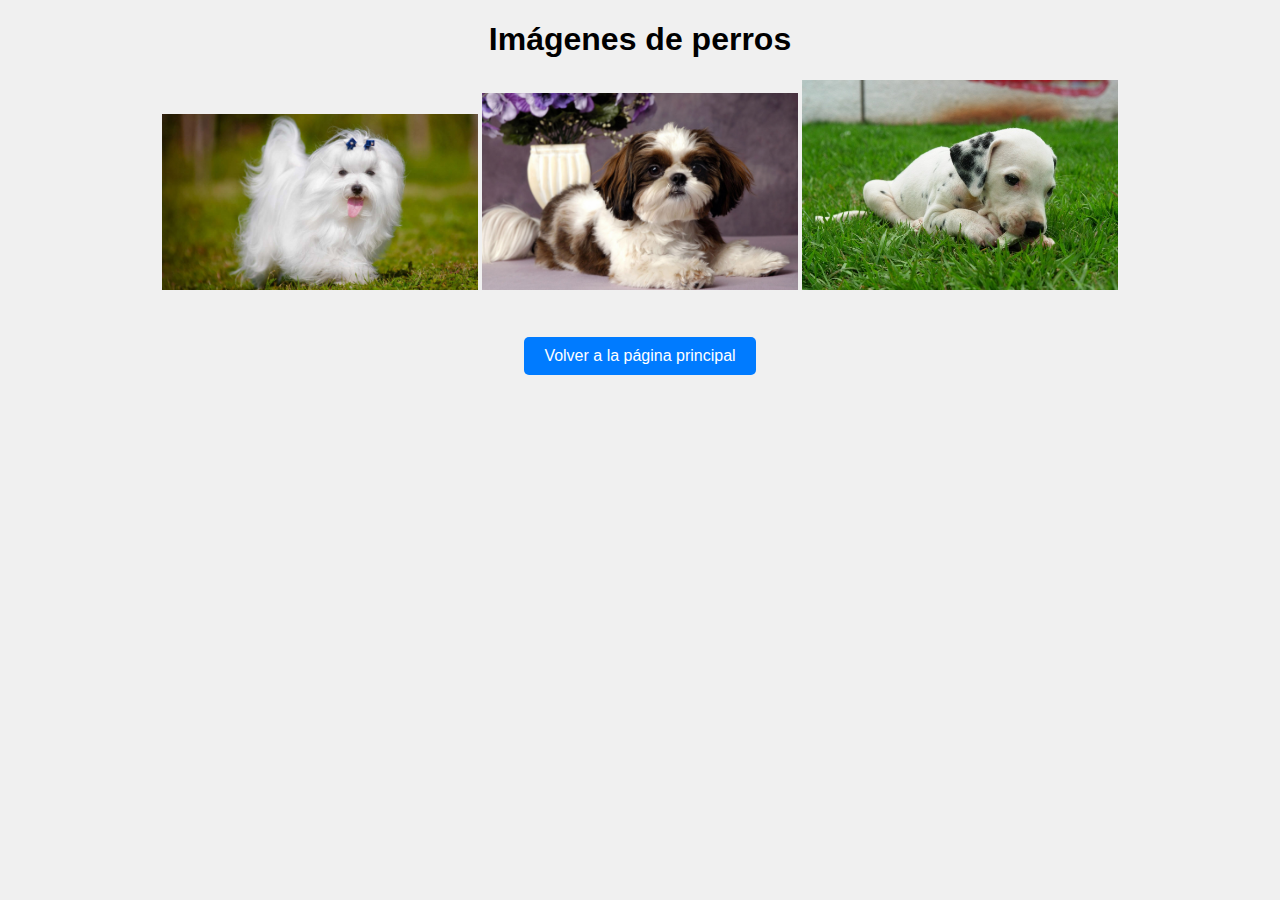
<file: Workshop3/dogs/dogs.html>
<!DOCTYPE html>
<html lang="es" dir="ltr">

<head>
    <meta charset="UTF-8">
    <meta name="descripcion" content="Fotos de gatos.">
    <meta name="palabras_clave" content="Gatos, Mascotas, Animales">
    <meta name="autor" content="Andrea Benavides Zúñiga">
    <title>Perros</title>
</head>
<style>
    /* Estilo para el cuerpo, establece el color de fondo y la fuente */
    body {
        font-family: Arial, sans-serif;
        background-color: #f0f0f0;
        /* Color de fondo */
        text-align: center;
        /* Centrar texto */
    }

    /* Estilo para las imágenes */
    img {
        max-width: 25%;
        /* Ancho máximo del 25% para que la imagen sea responsive */
        height: 25%;
        /* Altura del 25% */
        margin-bottom: 25px;
        /* Margen inferior para separar las imágenes */
    }

    /* Estilo para el botón */
    .volver {
        display: inline-block;
        padding: 10px 20px;
        font-size: 16px;
        color: #fff;
        background-color: #007BFF;
        border: none;
        border-radius: 5px;
        text-decoration: none;
        cursor: pointer;
    }

    .volver:hover {
        background-color: #0056b3;
    }
</style>

<body>
    <h1>Imágenes de perros</h1>
    <img src="dog1.jpg" alt="Perro 1">
    <img src="dog2.jpg" alt="Perro 2">
    <img src="dog3.jpg" alt="Perro 3">
    <br><br>
    <a href="../index.html" class="volver">Volver a la página principal</a>
</body>

</html>
</file>
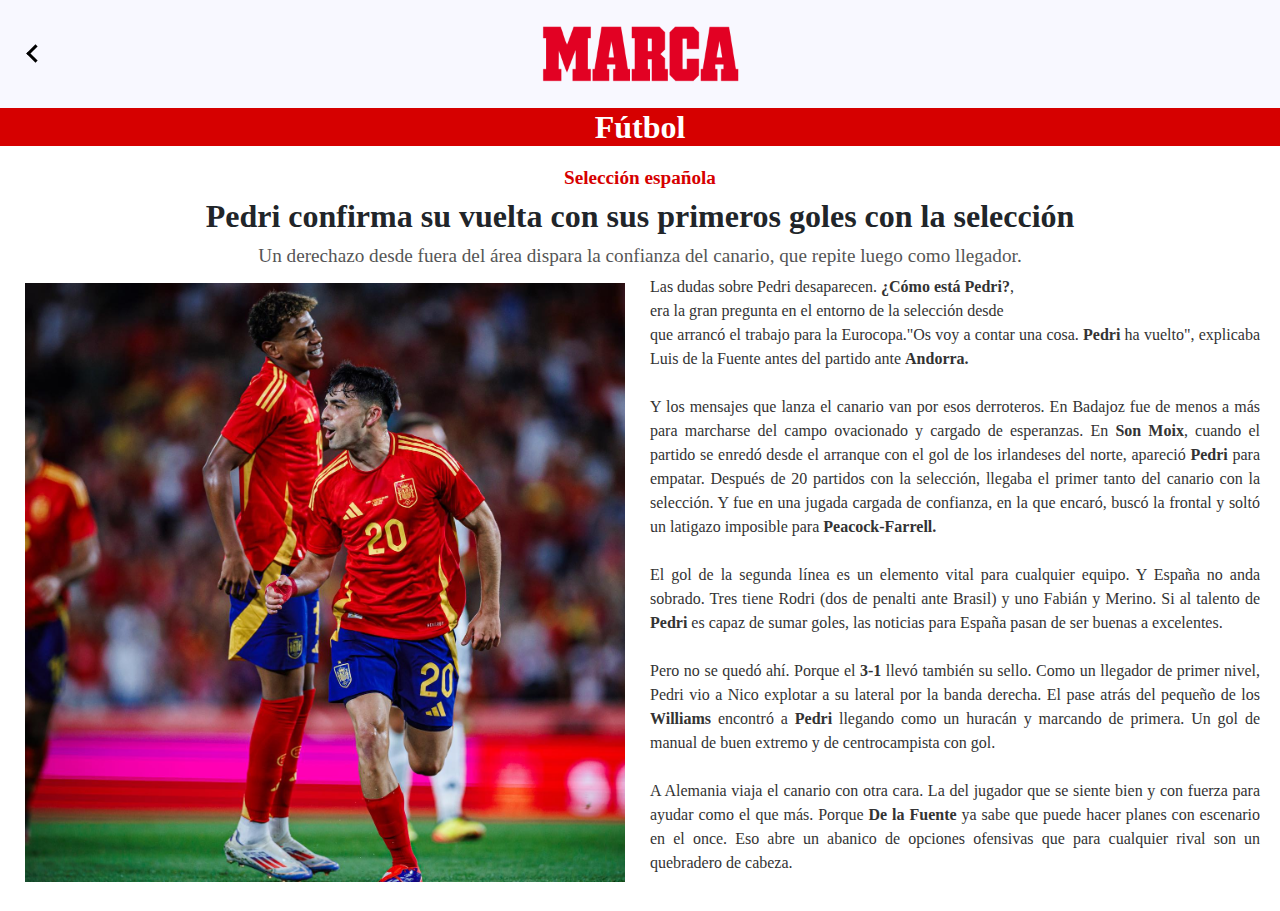
<file: Workshop4/noticiaPedri/noticiaPedri.html>
<!DOCTYPE html>
<html lang="es" dir="ltr">

<head>
    <meta charset="UTF-8">
    <meta http-equiv="X-UA-Compatible" content="IE=edge">
    <meta name="viewport" content="width=device-width, initial-scale=1.0">
    <meta name="descripcion" content="Periodico MARCA.">
    <meta name="palabras_clave" content="Periodico, noticias, deportes, Pedri, españa, futbol">
    <meta name="autor" content="Andrea Benavides Zúñiga">

    <title>MARCA</title>
    <link href="https://cdn.jsdelivr.net/npm/bootstrap@5.3.3/dist/css/bootstrap.min.css" rel="stylesheet"
        integrity="sha384-QWTKZyjpPEjISv5WaRU9OFeRpok6YctnYmDr5pNlyT2bRjXh0JMhjY6hW+ALEwIH" crossorigin="anonymous">
    <link rel="icon" href="M.png" type="image/png" />
    <link rel="stylesheet" href="noticiaPedri.css" />
</head>

<body>
    <header class="header">
        <div class="Logo">
            <a href="file:///C:/xampp/Workshops-ISW512/Workshop4/index.html" class="regresar"></a>
            <img src="logo.png" id="logo" width="200" align="center">
        </div>
    </header>

    <main>
        <section class="main_noticia">
            <h2><strong>Fútbol</strong></h2>

        </section>
        <article class="noticia">
            <h5><strong>Selección española</strong></h5>
            <h1><strong>Pedri confirma su vuelta con sus primeros goles con la selección</strong></h1>
            <h3>Un derechazo desde fuera del área dispara la confianza del canario,
                que repite luego como llegador.</h3>
            <div class="content">
                <div class="gol">
                    <img src="gol.png" id="celebracion" alt="celebracion de gol">
                </div>
                <div class="text">
                    <p><span class="noticia::first-letter">L</span>as dudas sobre Pedri desaparecen. <strong>¿Cómo está
                            Pedri?</strong>,<br>
                        era la gran pregunta en el entorno de la selección desde <br>
                        que arrancó el trabajo para la Eurocopa."Os voy a contar una cosa. <strong>Pedri</strong> ha
                        vuelto",
                        explicaba Luis de la Fuente antes del partido ante <strong>Andorra.</strong><br><br />
                        Y los mensajes que lanza el canario van por esos derroteros. En Badajoz fue de menos a
                        más para marcharse del campo ovacionado y cargado de esperanzas. En <strong>Son Moix</strong>,
                        cuando el
                        partido se enredó desde el arranque con el gol de los irlandeses del norte, apareció
                        <strong>Pedri</strong> para empatar.
                        Después de 20 partidos con la selección, llegaba el primer tanto del canario con la selección. Y
                        fue en una
                        jugada cargada de confianza, en la que encaró, buscó la frontal y soltó un latigazo imposible
                        para <strong>Peacock-Farrell.</strong>
                        <br><br />
                        El gol de la segunda línea es un elemento vital para cualquier equipo. Y España no anda sobrado.
                        Tres tiene Rodri (dos de penalti ante Brasil)
                        y uno Fabián y Merino. Si al talento de <strong>Pedri</strong> es capaz de sumar goles, las
                        noticias para España pasan de ser buenas a excelentes.
                        <br><br />
                        Pero no se quedó ahí. Porque el <strong>3-1</strong> llevó también su sello. Como un llegador de
                        primer nivel, Pedri vio a Nico explotar a su lateral por la banda
                        derecha. El pase atrás del pequeño de los <strong>Williams</strong> encontró a
                        <strong>Pedri</strong> llegando como un huracán y marcando de primera. Un gol de manual
                        de buen extremo y de centrocampista con gol.
                        <br><br />
                        A Alemania viaja el canario con otra cara. La del jugador que se siente bien y con fuerza para
                        ayudar como el que más. Porque <strong>De la Fuente</strong> ya sabe
                        que puede hacer planes con escenario en el once. Eso abre un abanico de opciones ofensivas que
                        para cualquier rival son un quebradero de cabeza.
                    </p>
                </div>
            </div>
        </article>
    </main>
</body>

</html>
</file>
<file: Workshop3/index.css>
:root {
    --primary-color: #1411dc;
	--important-color: #e34529;
	--secondary-color: white;
	--main-border-style: 1px solid var(--primary-color);
	--strong-border-style: 5px solid var(--primary-color);
}

body {
    background-color: var(--secondary-color);
}

span, h1 {
	line-height: 2px;
}

h1 {
	color: #80d81b;
	text-align: center;
}
</file>
<file: Workshop4/index.css>
:root {
    --primary-color: #d60000;
    --secondary-color: white;
    --font-color: black;
    --main-border-style: 5px solid var(--primary-color);
    --strong-border-style: 5px solid var(--primary-color);
    --font-family: 'Arial, sans-serif' solid var(--font-color);
    --text-align: center;
    --padding: 5px 0 solid var(--primary-color);
    --img-bloque: block;
    --img-margen: 0 auto;
}

body {
    font-family: var(--font-family);
    background-color: var(--secondary-color);
    text-align: var(--text-align);
}

.header {
    text-align: var(--text-align);
    color: var(--font-color);
    padding: var(--padding);
}

.header img {
    display: var(--img-bloque);
    margin: var(--img-margen);
}

h1 {
    color: var(--secondary-color);
    background-color: var(--primary-color);
    text-align: var(--text-align);
}

.container {
    display: flex;
    flex-wrap: wrap;
    justify-content: space-around;
}

.noticia {
    width: 30%;
    margin: 10px;
    border: 1px solid #ccc;
    padding: 10px;
    box-shadow: 2px 2px 5px rgba(0, 0, 0, 0);
}

.noticia img {
    width: 100%;
    height: auto;
}

.noticia h5 {
    font-size: 1.2em;
    color: var(--primary-color);
}

.noticia h6 {
    font-size: 1em;
    color: #777;
    margin: 10px 0;
}

.noticia p {
    font-size: 0.9em;
    color: #333;
}
</file>
<file: Workshop5/index.css>
body {
    font-family: Arial, sans-serif;
    margin: 0;
    padding: 0;
    position: relative;
}

.container {
    width: 80%;
    margin: 0 auto;
    padding: 20px;
}

.hero {
    text-align: center;
    background-color: #f5f5f5;
    padding: 50px 0;
    position: relative;
}

.hero h1 {
    font-size: 2em;
    margin-bottom: 20px;
}

.hero .btn {
    background-color: #12bb7a;
    color: white;
    padding: 10px 20px;
    border: none;
    border-radius: 5px;
    cursor: pointer;
    font-size: 1em;
}

.hero .image-wrapper {
    position: absolute;
    top: 10px;
    right: 10px;
    width: 150px;
    height: auto;
}

.hero .phone-image {
    width: 150px;
    height: auto;
    position: absolute;
    top: 10px;
    right: 10px;
}

.hero .phone-image-back {
    top: 10px;
    left: 0px;
    z-index: 1;
}

.hero .phone-image-front {
    top: 10px;
    right: 25px;
    z-index: 3;
}

.stats {
    background-color: #12bb7a;
    color: white;
    text-align: center;
    padding: 50px 0;
}

.stats .stat {
    display: inline-block;
    width: 30%;
    margin: 0 1.5%;
}

.stats h2 {
    font-size: 2em;
}

.help {
    text-align: center;
    padding: 50px 0;
}

.help .btn {
    background-color: #12bb7a;
    color: white;
    padding: 10px 20px;
    border: none;
    border-radius: 5px;
    cursor: pointer;
    font-size: 1em;
}

.responsive-images {
    background-color: #12bb7a;
    color: white;
    text-align: center;
    padding: 50px 0;
}

.responsive-images .image-grid {
    display: flex;
    justify-content: center;
    gap: 20px;
    margin-top: 20px;
}

.responsive-images img {
    width: 200px;
    height: auto;
    background-color: rgba(255, 255, 255, 0.2);
    display: flex;
    align-items: center;
    justify-content: center;
    border: 2px dashed white;
}
</file>
<file: Workshop6/style.css>
body {
    font-family: Arial, sans-serif;
}

.container {
    max-width: 936px;
    margin: 0 auto;
    padding: 0 10px;
}

.header {
    background-color: yellow;
    text-align: center;
    padding: 10px;
}

.header h1 {
    margin: 0;
}

.sidebar {
    background-color: orange;
    width: 200px;
    float: left;
    padding: 10px;
}

.content {
    margin-left: 220px;
    padding: 10px;
}

.box {
    background-color: blue;
    color: white;
    padding: 10px;
    margin-bottom: 10px;
}

.footer {
    background-color: pink;
    text-align: center;
    padding: 10px;
    clear: both;
}

@media (max-width: 936px) {
    .container {
        width: 100%;
        margin: 0;
        padding: 0;
    }
    .sidebar, .content {
        float: none;
        width: 100%;
        margin-left: 0;
    }
}

@media (max-width: 600px) {
    .header h1 {
        font-size: 24px;
    }
    .sidebar {
        display: none;
    }
    .content {
        margin: 0;
    }
    .box {
        margin-bottom: 20px;
    }
    .footer p {
        font-size: 12px;
    }
}
</file>
<file: Quiz3/css/template.css>
body {
	background-color:  rgb(81, 76, 81);

}

a {
	text-decoration: none;
}

h1 {
	color: #fff;
	text-align: justify;
}


p:first-of-type {
	color: red;
}

/*a:hover {
	text-decoration: underline;
	cursor: -webkit-zoom-in;
}*/

p::first-line {
	color: white;
}

p::first-letter {

	font-size: 20px;
}

p::after {
	content: ' Fin del Parraro';
}

p::before {
	content: 'Inicio del Parrafo ';
}

p::selection {
	background-color: white;
	color: yellow;
}

.required {
	color: red;
}

span.required {
	padding: 5px;
}


div.error_msg {
	display: none;
	color: white;
	background-color: red;
	border: 1px solid black;
	padding: 2px;
}



/*
input.required {
	border: 2px solid red;
}*/

/*div.form-general-info span.required {
	color: blue;
}
*/
</file>
<file: Workshop4/noticiaPedri/noticiaPedri.css>
:root{
    --primary-color: #d60000; 
    --secondary-color: white; 
    --font-color: black;
    --main-border-style: 5px solid var(--primary-color);
    --strong-border-style: 5px solid var(--primary-color);
    --font-family: 'Arial, sans-serif'solid var(--font-color);
    --text-align: center;
    --padding: 20px;
    --align-items: center;
    --display: flex;
    --position: relative;
    --img-bloque: block;
    --margen: 0 auto;
}

body{
    font-family: var(--font-family);
    background-color: var(--secondary-color);
    text-align: var(--text-align);
}

.header {
	display: var(--display);
    align-items: var(--align-items);
    justify-content: center;
    padding: var(--padding);
    background-color: #f8f8ff;
    position: var(--position);
}

.Logo {
    display: var(--display);
    align-items: var(--align-items);
}

#logo {
    margin: var(--margen);
}

.regresar {
    position: absolute; /* Posiciona la etiqueta <a> absolutamente */
    left: 20px; /* Ajusta la posición de la etiqueta <a> hacia la izquierda */
    top: 50%; /* Centra verticalmente la etiqueta <a> */
    transform: translateY(-50%); /* Ajusta la posición vertical */
    text-decoration: none; /* Elimina el subrayado del enlace */
    color: #000000; /* Color del enlace */
    width: 30px; /* Ancho del contenedor de la flecha */
    height: 30px; /* Alto del contenedor de la flecha */
    display: flex; /* Usa flexbox para alinear el contenido */
    align-items: center; /* Centra verticalmente el contenido */
    justify-content: center; /* Centra horizontalmente el contenido */
}

.regresar::before {
    content: '';
    border: solid #000000;
    border-width: 0 3px 3px 0;
    display: inline-block;
    padding: 5px;
    transform: rotate(135deg);
    -webkit-transform: rotate(135deg);
}

.header img{
    display: var(--img-bloque);
    margin: var(--margen);
}
.noticia {
    margin: 20px;
}

.noticia h1 {
    font-size: 2em;
}

.noticia h3 {
    font-size: 1.2em;
    color: #555;
}

.content {
    display: var(--display);
    flex-wrap: wrap;
    align-items: center;
    gap: 20px;
}

.content .gol{
    flex: 2;
}

.content .text {
    flex: 2;
}

.noticia img {
    width: 1000%;
    max-width: 600px; /* Limita el ancho máximo de la imagen */
    height: auto;
}

.noticia p {
    font-size: 1em;
    text-align: justify;
    color: #333;
}

h2 {
	color: var(--secondary-color);
    background-color: var(--primary-color);
	text-align: var(--text-align);
}

h5 {
    color: var(--primary-color);
    text-align: var(--text-align);
    font-size: 1.2em;
}

p .noticia::first-letter {
    font-weight: bold;
    color: blue;
    font-size: 150%;
}
</file>
